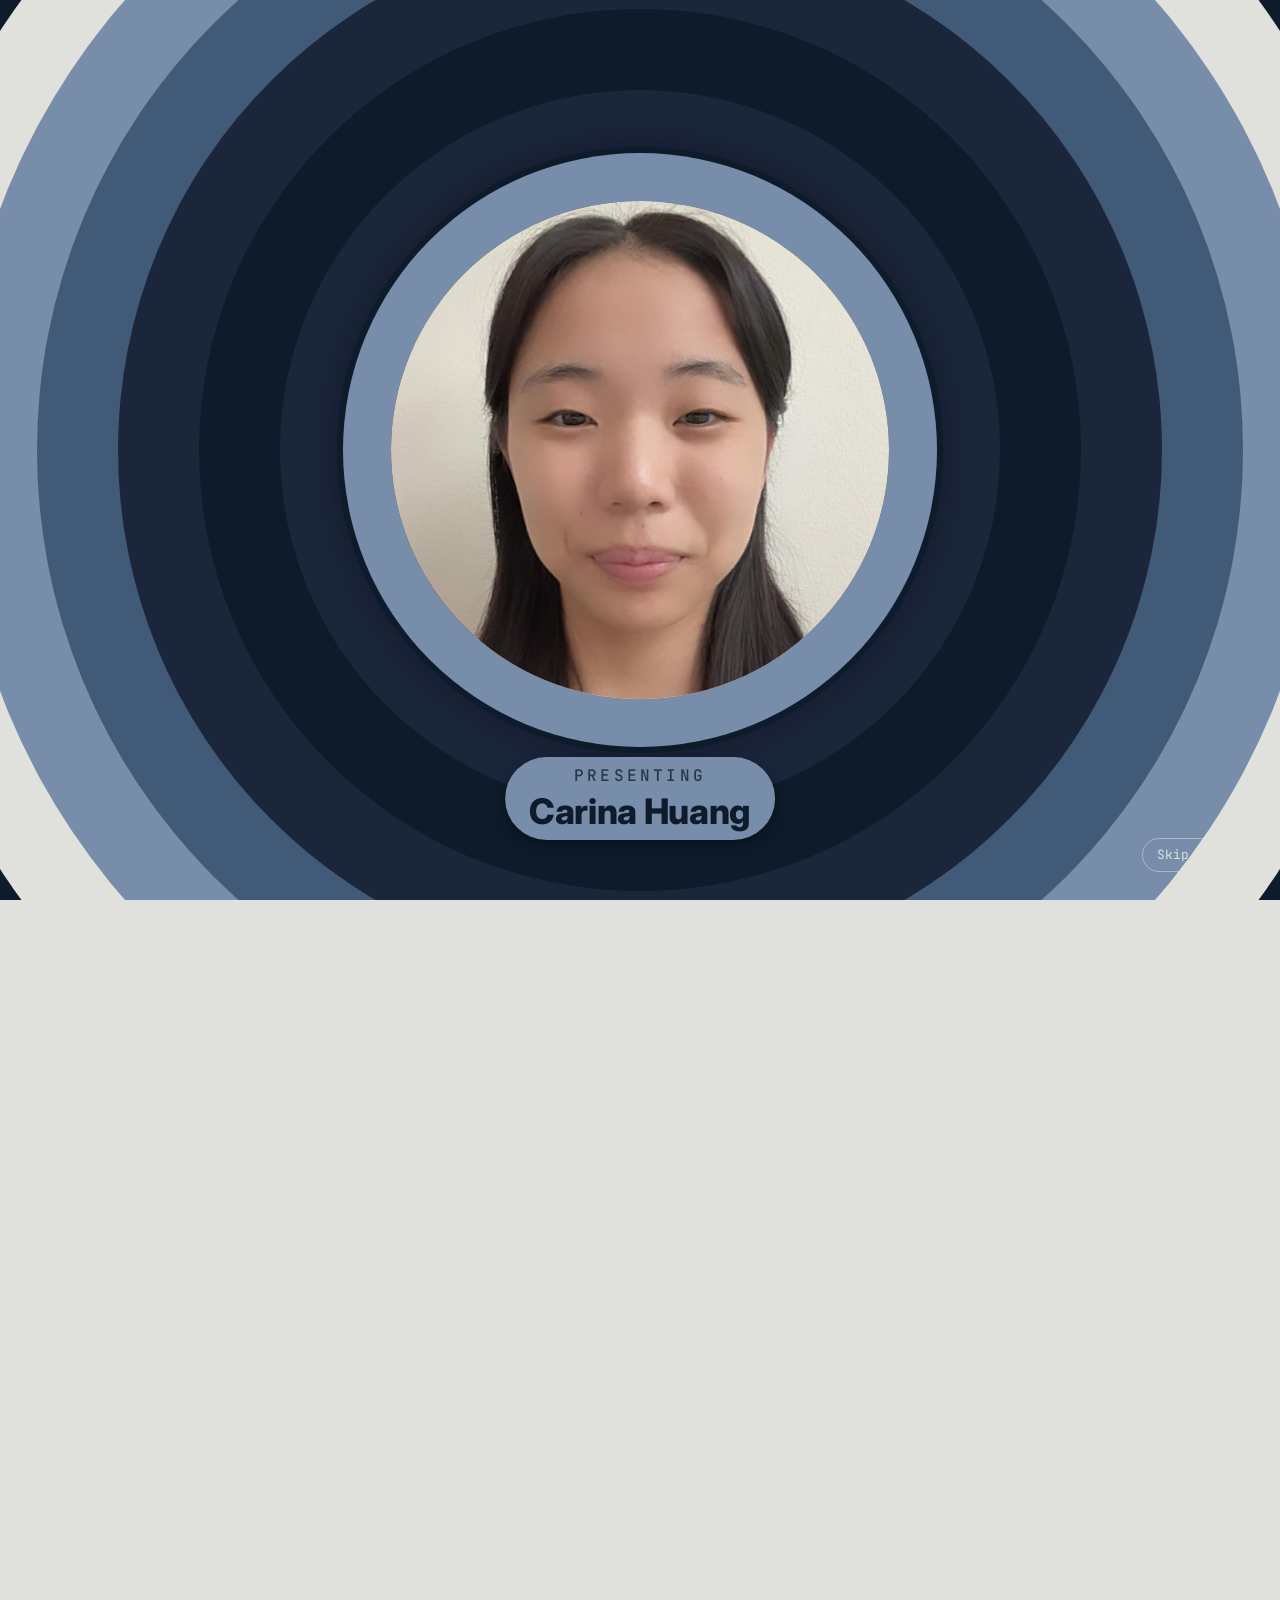
<file: index.html>
<!doctype html>
<html lang="en">
<head>
  <meta charset="UTF-8" />
  <meta name="viewport" content="width=device-width, initial-scale=1.0" />
  <title>Carina Huang - Portfolio</title>
  <meta name="description" content="Personal site of Your Name." />

  <!-- Display (intro banner only): Bungee · Body & site headings: Inter · Utility: JetBrains Mono -->
  <link rel="preconnect" href="https://fonts.googleapis.com" />
  <link rel="preconnect" href="https://fonts.gstatic.com" crossorigin />
  <link
    href="https://fonts.googleapis.com/css2?family=Bungee&family=Inter:wght@400;500;600;700;800&family=JetBrains+Mono:wght@400;500&display=swap"
    rel="stylesheet"
  />

  <link rel="stylesheet" href="style.css" />
</head>
<body>

  <!-- ============================================================
       INTRO: concentric "bullseye" rings converge on a center
       circle, your photo appears inside it, then the whole thing
       irises open into the site underneath.
       ============================================================ -->
  <div id="intro" class="intro" role="presentation">
    <div class="zoom-stage">
      <div class="rings" aria-hidden="true">
        <span class="ring ring--extra-8"></span>
        <span class="ring ring--extra-7"></span>
        <span class="ring ring--extra-6"></span>
        <span class="ring ring--extra-5"></span>
        <span class="ring ring--extra-4"></span>
        <span class="ring ring--extra-3"></span>
        <span class="ring ring--extra-2"></span>
        <span class="ring ring--extra-1"></span>
        <span class="ring ring--6"></span>
        <span class="ring ring--5"></span>
        <span class="ring ring--4"></span>
        <span class="ring ring--3"></span>
        <span class="ring ring--2"></span>
        <span class="ring ring--1"></span>

        <span class="ring ring--center">
          <span class="face-frame">
            <!-- Replace src with your own photo (square image works best).
                 If it fails to load, a placeholder silhouette shows instead. -->
            <img
              class="face-photo"
              src="images/photocard.jpg"
              alt="Portrait of Carina Huang"
              onerror="this.style.display='none'"
            />
          </span>
        </span>

        <div class="intro-banner">
          <p class="intro-eyebrow">Presenting</p>
          <h1 class="intro-name">Carina&nbsp;Huang</h1>
        </div>
      </div>
    </div>

    <button type="button" id="skipIntro" class="intro-skip">Skip intro</button>
  </div>

  <!-- ============================================================
       SITE: swap in your real content below.
       ============================================================ -->
  <main id="site" class="site" inert>

    <div class="header-wrap">
      <div class="starfield" aria-hidden="true"></div>

      <header class="nav">
        <span class="nav-mark">CH</span>
        <nav aria-label="Primary">
          <a href="#about">About</a>
          <a href="#projects">Projects</a>
          <a href="#skills">Skills</a>
          <a href="#hobbies">Hobbies</a>
          <a href="#links">Links</a>
        </nav>
      </header>

      <section class="hero">
        <p class="hero-eyebrow">Hi, I'm</p>
        <h1 class="hero-name">Carina Huang</h1>
        <p class="hero-tagline">Software developer by profession, badminton player by passion</p>
      </section>
    </div>

    <section id="projects" class="projects">
      <h2 class="section-title">Projects</h2>
      <div class="projects-layout">
        <div class="projects-copy">
          <div class="project-copy-panel is-active" data-project-copy="1">
            <p class="placeholder-kicker">Featured project</p>
            <h3>Pantry Expiration Tracker</h3>
            <p>
              Pantry Expiration Tracker is a fridge-inspired dashboard that helps users manage food inventory and cook ingredients
              before they expire. Its recipe backend searches TheMealDB using selected ingredients, then locally ranks results to
              prioritize food that should be used soon. The top three recipes include match percentages, missing-ingredient labels,
              and use-soon explanations, helping reduce food waste one delicious meal at a time.
            </p>
            <div class="project-skills" aria-label="Pantry Expiration Tracker technologies and tools">
              <span>React</span>
              <span>TypeScript</span>
              <span>Next.js</span>
              <span>Tailwind CSS</span>
              <span>Vercel</span>
              <span>TheMealDB</span>
            </div>
          </div>
          <div class="project-copy-panel" data-project-copy="2" hidden>
            <p class="placeholder-kicker">Featured project</p>
            <h3>YogaFlow</h3>
            <p>
              YogaFlow is an interactive yoga app prototype that uses real-time body tracking to guide users through a session.
              Its interface and visual theme adapt to the time of day, while pose tracking compares a user's position to a
              reference and provides live match feedback. Easy, Medium, and Hard modes lead into a guided meditation cooldown,
              turning each session into a small reset for both body and mind.
            </p>
            <div class="project-skills" aria-label="YogaFlow technologies and tools">
              <span>MediaPipe</span>
              <span>Python</span>
              <span>React</span>
              <span>TypeScript</span>
              <span>Next.js</span>
              <span>Node.js</span>
              <span>Tailwind CSS</span>
              <span>v0</span>
            </div>
          </div>
        </div>

        <div class="project-slideshow" aria-label="Projects slideshow">
          <div class="project-slides" aria-live="polite">
            <div class="project-slide project-slide--image is-active" data-project-slide="1">
              <div class="project-media">
                <img class="project-thumbnail" src="images/pantry-thumbnail.png" alt="Pantry Expiration Tracker project" />
                <a
                  class="project-slide-caption"
                  href="https://pantry-expiration-tracker.vercel.app/"
                  target="_blank"
                  rel="noopener noreferrer"
                >Open Pantry Tracker ↗</a>
              </div>
            </div>
            <div class="project-slide project-slide--image" data-project-slide="2">
              <div class="project-media">
                <img class="project-thumbnail" src="images/yogaflow-thumbnail.png" alt="YogaFlow guided yoga pose helper project" />
                <button type="button" class="project-video-trigger" data-youtube-id="fam5B4XaLqo">
                  ▶ YogaFlow demo video
                </button>
                <a
                  class="project-slide-caption"
                  href="https://v0-yoga-pose-helper-app.vercel.app/"
                  target="_blank"
                  rel="noopener noreferrer"
                >Open YogaFlow ↗</a>
              </div>
            </div>
          </div>
          <div class="project-placeholder-dots" aria-label="Choose a project">
            <button type="button" class="project-dot is-active" data-project-slide-to="1" aria-label="Show Pantry Expiration Tracker project" aria-current="true"></button>
            <button type="button" class="project-dot" data-project-slide-to="2" aria-label="Show YogaFlow project"></button>
          </div>
          <p class="slide-hint project-slide-hint">
            <span class="slide-hint-arrow" aria-hidden="true">↗</span>
            Click on the slide to see more projects!
          </p>
        </div>
      </div>
    </section>

    <section id="about" class="about">
      <h2 class="section-title">About</h2>
      <div class="about-layout">
        <div class="about-copy">
          <p>
            My name is Carina Huang, I was born and raised in California to immigrant parents whose hard work and sacrifice
            continue to drive everything I do. Following in the footsteps of my two older sisters, I'm determined to make
            their efforts worth it.
          </p>
          <p>
            I'm drawn to computer science for the problem solving and the satisfaction of bringing projects to reality. 
            Nothing feels better than the moment code finally clicks after hours of debugging, and that sense of accomplishment 
            keeps me motivated. The hurdles along the way have taught me patience and resilience alongside technical skills, and 
            I'm always looking for new hands-on experience, connections, and opportunities to keep growing.
          </p>
        </div>

        <div class="slideshow" aria-label="About me photo slideshow">
          <img
            class="slide-clip slide-clip--graduation"
            src="images/graduation-cap.png"
            alt=""
            aria-hidden="true"
          />
          <img
            class="slide-clip slide-clip--badminton"
            src="images/badminton-clip.png"
            alt=""
            aria-hidden="true"
            hidden
          />
          <img
            class="slide-clip slide-clip--heart"
            src="images/heart-clip.png"
            alt=""
            aria-hidden="true"
            hidden
          />
          <img
            class="slide-clip slide-clip--travel"
            src="images/cruise-clip.png"
            alt=""
            aria-hidden="true"
            hidden
          />
          <div class="slides" aria-live="polite">
            <!-- Replace each placeholder with an image when you are ready, for example:
                 <img src="images/your-photo.jpg" alt="Description of the photo" /> -->
            <div class="slide is-active" data-slide="1">
            <img src="images/friends.jpg" alt="Highschool friends!">
            </div>
            <div class="slide" data-slide="2">
              <img src="images/badminton-photo.png" alt="Carina and her badminton teammates at a tournament" />
            </div>
            <div class="slide" data-slide="3">
              <img src="images/family-photo.png" alt="Carina with her family at a dinner gathering" />
            </div>
            <div class="slide" data-slide="4">
              <img src="images/cruise-photo.png" alt="Friends enjoying a cruise vacation" />
            </div>
          </div>
          <div class="slide-dots" aria-label="Choose a slide">
            <button type="button" class="slide-dot is-active" data-slide-to="1" aria-label="Show slide 1" aria-current="true"></button>
            <button type="button" class="slide-dot" data-slide-to="2" aria-label="Show slide 2"></button>
            <button type="button" class="slide-dot" data-slide-to="3" aria-label="Show slide 3"></button>
            <button type="button" class="slide-dot" data-slide-to="4" aria-label="Show slide 4"></button>
          </div>
          <p class="slide-hint">
            <span class="slide-hint-arrow" aria-hidden="true">↗</span>
            Click on the slide to see more!
          </p>
        </div>
      </div>
    </section>

    <section id="skills" class="skills">
      <h2 class="section-title">Technical Skills</h2>
      <div class="card-grid">
        <article class="card">
          <h3>Programming</h3>
          <p>Python, Java, JavaScript C, HTML, CSS</p>
        </article>
        <article class="card">
          <h3>Frameworks &amp; Tools</h3>
          <p> Microsoft 365, VS Code, Git, GitHub, Figma</p>
        </article>
        <article class="card">
          <h3>Technical</h3>
          <p>UI/UX, Systems Programming (Command Prompt), Data Structures and Algorithms, AI-assisted development</p>
        </article>
      </div>
    </section>

    <section id="hobbies" class="hobbies">
      <h2 class="section-title">Hobbies</h2>
      <div class="card-grid">
        <article class="card">
          <h3>Badminton</h3>
          <p>12+ years on the court; once ranked nationally, still love the game</p>
        </article>
        <article class="card">
          <h3>Fitness</h3>
          <p>Lifting, sweating, and slowly becoming the strongest version of myself</p>
        </article>
        <article class="card">
          <h3>Video Games</h3>
          <p>My go-to way to unwind and stay connected with friends</p>
        </article>
        <article class="card">
          <h3>Food</h3>
          <p>Always down to try the spot with the line out the door</p>
        </article>
      </div>
    </section>

    <section id="links" class="links">
      <h2 class="section-title">Links</h2>
      <div class="contact-links">
        <a href="links/Carina Huang Resume.pdf" target="_blank" rel="noopener noreferrer">Resume</a>
        <a href="https://www.linkedin.com/in/carina-huang-32978a382/" target="_blank" rel="noopener noreferrer">LinkedIn</a>
        <a href="https://github.com/carinajhh" target="_blank" rel="noopener noreferrer">GitHub</a>
        <a href="mailto:carinahuang06@gmail.com">carinahuang06@gmail.com</a>
      </div>
    </section>

    <footer class="site-footer">
      <span>&copy; 2026 Carina Huang</span>
      <button type="button" id="replayIntro" class="replay-btn">Watch the intro again</button>
    </footer>

  </main>

  <script src="script.js"></script>
</body>
</html>
</file>
<file: style.css>
/* =================================================================
   TOKENS
   ================================================================= */
:root {
  /* palette 1 — ink black to alabaster grey */
  --paper: #e0e1dd;
  --ink: #0d1b2a;
  --navy: #1b263b;
  --cream-ring: #e0e1dd;
  --marquee-red: #415a77;
  --gold: #778da9;
  --gold-bright: #778da9;
  --teal: #415a77;
  --teal-dim: #1b263b;

  /* type */
  --font-display: "Bungee", system-ui, sans-serif;
  --font-body: "Inter", system-ui, -apple-system, sans-serif;
  --font-mono: "JetBrains Mono", ui-monospace, monospace;

  /* motion */
  --ease-pop: cubic-bezier(0.22, 1.4, 0.36, 1);
  --ease-smooth: cubic-bezier(0.65, 0, 0.35, 1);
  --ease-zoom: cubic-bezier(0.13, 0.7, 0.1, 1);

  /* intro sizing */
  --rings-box: 98vmin;
  --photo-size: clamp(360px, 66vmin, 640px);
}

* {
  box-sizing: border-box;
}

html {
  scroll-behavior: smooth;
}

body {
  margin: 0;
  background: var(--paper);
  color: var(--ink);
  font-family: var(--font-body);
}

a {
  color: var(--teal);
}

a:focus-visible,
button:focus-visible {
  outline: 3px solid var(--gold-bright);
  outline-offset: 3px;
}

/* =================================================================
   INTRO — concentric rings converge, then iris-wipe into the site
   ================================================================= */
.intro {
  position: fixed;
  inset: 0;
  z-index: 100;
  display: flex;
  align-items: center;
  justify-content: center;
  background: var(--ink);
  overflow: hidden;
}

.rings {
  position: relative;
  width: var(--rings-box);
  height: var(--rings-box);
  display: flex;
  align-items: center;
  justify-content: center;
}

.ring {
  position: absolute;
  border-radius: 50%;
}

/* six rings, largest to smallest, cycling through all five palette
   colors rather than alternating just two. Sized in vmin (not vmax)
   so the outer ring always stays fully inscribed in the viewport,
   on any aspect ratio. */
.ring--6 { width: var(--rings-box); height: var(--rings-box); background: var(--ink); }
.ring--5 { width: 80vmin; height: 80vmin; background: var(--navy); }
.ring--4 { width: 62vmin; height: 62vmin; background: var(--marquee-red); }
.ring--3 { width: 44vmin; height: 44vmin; background: var(--gold); }
.ring--2 { width: 27vmin; height: 27vmin; background: var(--paper); }
.ring--1 { width: 15vmin; height: 15vmin; background: var(--ink); }

/* extra rings, growing outward beyond ring--6 — hidden until the
   main zoom lands, then pop in one after another moving further and
   further out until they reach the edges of the screen, each with
   the bouncy overshoot from the original design */
.ring--extra-1 { width: 116vmin; height: 116vmin; background: var(--navy); }
.ring--extra-2 { width: 134vmin; height: 134vmin; background: var(--marquee-red); }
.ring--extra-3 { width: 152vmin; height: 152vmin; background: var(--gold); }
.ring--extra-4 { width: 170vmin; height: 170vmin; background: var(--paper); }
.ring--extra-5 { width: 188vmin; height: 188vmin; background: var(--ink); }
.ring--extra-6 { width: 206vmin; height: 206vmin; background: var(--navy); }
.ring--extra-7 { width: 224vmin; height: 224vmin; background: var(--marquee-red); }
.ring--extra-8 { width: 242vmin; height: 242vmin; background: var(--gold); }

.ring--extra-1,
.ring--extra-2,
.ring--extra-3,
.ring--extra-4,
.ring--extra-5,
.ring--extra-6,
.ring--extra-7,
.ring--extra-8 {
  transform: scale(0);
  opacity: 0;
}

.intro.is-playing .ring--extra-1 { animation: ring-pop 0.5s var(--ease-pop) forwards; animation-delay: 1.2s; }
.intro.is-playing .ring--extra-2 { animation: ring-pop 0.5s var(--ease-pop) forwards; animation-delay: 1.35s; }
.intro.is-playing .ring--extra-3 { animation: ring-pop 0.5s var(--ease-pop) forwards; animation-delay: 1.5s; }
.intro.is-playing .ring--extra-4 { animation: ring-pop 0.5s var(--ease-pop) forwards; animation-delay: 1.65s; }
.intro.is-playing .ring--extra-5 { animation: ring-pop 0.5s var(--ease-pop) forwards; animation-delay: 1.8s; }
.intro.is-playing .ring--extra-6 { animation: ring-pop 0.5s var(--ease-pop) forwards; animation-delay: 1.95s; }
.intro.is-playing .ring--extra-7 { animation: ring-pop 0.5s var(--ease-pop) forwards; animation-delay: 2.1s; }
.intro.is-playing .ring--extra-8 { animation: ring-pop 0.5s var(--ease-pop) forwards; animation-delay: 2.25s; }

@keyframes ring-pop {
  0%   { transform: scale(0);    opacity: 0; }
  60%  { transform: scale(1.06); opacity: 1; }
  100% { transform: scale(1);    opacity: 1; }
}

.ring--center {
  width: var(--photo-size);
  height: var(--photo-size);
  background: var(--gold);
  display: flex;
  align-items: center;
  justify-content: center;
  box-shadow: 0 0 0 6px var(--ink), 0 0 40px rgba(0, 0, 0, 0.4);
}

.face-frame {
  width: 84%;
  height: 84%;
  border-radius: 50%;
  overflow: hidden;
  background: var(--navy);
  display: flex;
  align-items: center;
  justify-content: center;
  /* fallback silhouette, shown if the photo fails to load */
  background-image: radial-gradient(circle at 50% 38%, var(--paper) 0 15%, transparent 16%),
    radial-gradient(ellipse 34% 22% at 50% 92%, var(--paper) 0 100%, transparent 100%);
  background-repeat: no-repeat;
}

.face-photo {
  width: 100%;
  height: 100%;
  object-fit: cover;
  object-position: 50% 0%;
}

/* the whole stage — rings, photo, and text — zooms in together as
   one rigid unit, like the Warner Bros. shield: it grows slowly at
   first, then rushes toward the viewer with accelerating speed, and
   comes to a clean, decisive stop — no bounce, no overshoot. */
.zoom-stage {
  position: relative;
  z-index: 1;
  transform: scale(0.01);
  opacity: 0;
}

.intro.is-playing .zoom-stage {
  animation: stage-zoom 1.2s linear forwards;
}

@keyframes stage-zoom {
  0%   { transform: scale(0.01); opacity: 0; }
  8%   { opacity: 1; }
  45%  { transform: scale(0.06); }
  70%  { transform: scale(0.22); }
  85%  { transform: scale(0.55); }
  95%  { transform: scale(0.92); }
  100% { transform: scale(1); opacity: 1; }
}

.intro-banner {
  position: absolute;
  top: calc(50% + (var(--photo-size) / 2) + 0.6rem);
  left: 50%;
  transform: translateX(-50%);
  z-index: 2;
  text-align: center;
  white-space: nowrap;
  background: var(--gold);
  padding: 0.55em 1.5em;
  border-radius: 999px;
  box-shadow: 0 4px 14px rgba(0, 0, 0, 0.35);
}

.intro-eyebrow {
  margin: 0 0 0.2em;
  font-family: var(--font-mono);
  font-weight: 500;
  font-size: 1rem;
  letter-spacing: 0.2em;
  text-transform: uppercase;
  color: var(--ink);
  opacity: 0.75;
}

.intro-name {
  margin: 0;
  font-family: var(--font-body);
  font-weight: 800;
  font-size: clamp(1.3rem, 3.8vw, 2.2rem);
  color: var(--ink);
  letter-spacing: -0.01em;
}

.intro-skip {
  position: absolute;
  bottom: 1.75rem;
  right: 1.75rem;
  z-index: 3;
  padding: 0.6em 1.1em;
  background: transparent;
  border: 1px solid rgba(224, 225, 221, 0.5);
  border-radius: 999px;
  color: var(--paper);
  font-family: var(--font-mono);
  font-size: 0.8rem;
  cursor: pointer;
}

.intro-skip:hover {
  border-color: var(--paper);
}

/* the exit: whole intro stage scales up and fades, revealing the
   iris-wiped site beneath it */
.intro.is-exiting {
  animation: intro-exit 0.7s var(--ease-smooth) forwards;
  pointer-events: none;
}

@keyframes intro-exit {
  0%   { opacity: 1; transform: scale(1); }
  100% { opacity: 0; transform: scale(1.15); }
}

.intro.is-done {
  display: none;
}

/* =================================================================
   SITE — revealed via circular clip-path in sync with the intro exit
   ================================================================= */
.site {
  position: relative;
  z-index: 1;
  clip-path: circle(0% at 50% 50%);
}

.site.is-revealed {
  clip-path: circle(150% at 50% 50%);
  transition: clip-path 0.9s var(--ease-smooth);
}

.header-wrap {
  position: relative;
  overflow: hidden;
  display: flex;
  flex-direction: column;
}

.nav {
  display: flex;
  align-items: center;
  justify-content: space-between;
  padding: 1.5rem clamp(1.25rem, 5vw, 4rem);
}

.nav-mark {
  font-family: var(--font-display);
  font-size: 1rem;
  color: var(--navy);
}

.nav nav {
  display: flex;
  gap: 1.75rem;
}

.nav a {
  color: var(--ink);
  text-decoration: none;
  font-family: var(--font-mono);
  font-size: 0.85rem;
  letter-spacing: 0.04em;
}

.nav a:hover {
  color: var(--teal);
  text-decoration: underline;
}

.hero {
  flex: 1;
  display: flex;
  flex-direction: column;
  justify-content: center;
  padding: 2rem clamp(1.25rem, 5vw, 4rem) 4rem;
  max-width: 46rem;
}

.hero-eyebrow {
  margin: 0 0 0.25em;
  font-family: var(--font-mono);
  font-size: 0.85rem;
  letter-spacing: 0.25em;
  text-transform: uppercase;
  color: var(--teal);
}

.hero-name {
  margin: 0 0 0.3em;
  font-family: var(--font-body);
  font-weight: 800;
  letter-spacing: -0.02em;
  font-size: clamp(2.2rem, 7vw, 4rem);
  line-height: 1.05;
  color: var(--ink);
}

.hero-tagline {
  margin: 0;
  font-size: 1.15rem;
  color: var(--ink);
  opacity: 0.85;
  border-left: 3px solid var(--gold);
  padding-left: 0.85rem;
}

.section-title {
  font-family: var(--font-body);
  font-weight: 700;
  letter-spacing: -0.01em;
  font-size: 1.4rem;
  margin: 0 0 1.25rem;
}

.links .section-title { color: var(--navy); }
.skills .section-title { color: var(--marquee-red); }
.about .section-title { color: var(--gold); }
.hobbies .section-title { color: var(--navy); }
.projects .section-title { color: var(--teal); }

.links,
.skills,
.about,
.hobbies,
.projects {
  padding: 3rem clamp(1.25rem, 5vw, 4rem);
  border-top: 1px solid rgba(13, 27, 42, 0.1);
}

.about {
  padding-top: 2rem;
  padding-bottom: 1.5rem;
}

.card-grid {
  display: grid;
  grid-template-columns: repeat(auto-fit, minmax(220px, 1fr));
  gap: 1.25rem;
}

.card {
  padding: 1.5rem;
  background: var(--paper);
  border: 1px solid rgba(13, 27, 42, 0.1);
  border-top: 3px solid var(--navy);
  border-radius: 0.5rem;
}

.card:nth-child(2) { border-top-color: var(--marquee-red); }
.card:nth-child(3) { border-top-color: var(--gold); }

.card h3 {
  margin: 0 0 0.5em;
  font-family: var(--font-body);
  font-weight: 600;
}

.card p {
  margin: 0;
  font-size: 0.95rem;
  opacity: 0.8;
}

.about p {
  max-width: 42rem;
  font-size: 1.05rem;
  line-height: 1.6;
}

.about-layout {
  display: grid;
  grid-template-columns: minmax(0, 1.1fr) minmax(280px, 0.9fr);
  align-items: center;
  gap: clamp(2rem, 6vw, 5rem);
}

.about-copy p:first-child {
  margin-top: 0;
}

.about-copy p:last-child {
  margin-bottom: 0;
}

.about-copy {
  transform: translateY(-1.25rem);
}

.projects-layout {
  display: grid;
  grid-template-columns: minmax(0, 0.9fr) minmax(280px, 1.1fr);
  align-items: center;
  gap: clamp(2rem, 6vw, 5rem);
}

.projects-copy {
  max-width: 34rem;
}

.project-copy-panel[hidden] {
  display: none;
}

.placeholder-kicker {
  margin: 0 0 0.5rem;
  color: var(--teal);
  font-family: var(--font-mono);
  font-size: 0.8rem;
  letter-spacing: 0.12em;
  text-transform: uppercase;
}

.projects-copy h3 {
  margin: 0 0 0.65rem;
  font-size: clamp(1.5rem, 3vw, 2.2rem);
}

.project-copy-panel > p:not(.placeholder-kicker) {
  margin: 0;
  font-size: 1.05rem;
  line-height: 1.6;
}

.project-skills {
  display: flex;
  flex-wrap: wrap;
  gap: 0.5rem;
  margin-top: 1.25rem;
}

.project-skills span {
  padding: 0.4rem 0.7rem;
  border: 1px solid rgba(65, 90, 119, 0.3);
  border-radius: 999px;
  background: rgba(119, 141, 169, 0.14);
  color: var(--navy);
  font-family: var(--font-mono);
  font-size: 0.7rem;
  line-height: 1;
}

.project-slideshow {
  min-width: 0;
  width: 92%;
  justify-self: end;
}

.project-slides {
  position: relative;
  aspect-ratio: 16 / 9;
  overflow: hidden;
  border: 1px solid rgba(13, 27, 42, 0.16);
  border-radius: 0.5rem;
  background: rgba(119, 141, 169, 0.12);
  box-shadow: 0.65rem 0.65rem 0 var(--gold);
}

.project-slide {
  position: absolute;
  inset: 0;
  display: flex;
  align-items: center;
  justify-content: center;
  flex-direction: column;
  gap: 0.75rem;
  padding: 2rem;
  color: var(--navy);
  text-align: center;
  opacity: 0;
  transform: translateX(8%);
  transition: opacity 0.35s ease, transform 0.35s ease;
  pointer-events: none;
}

.project-slide.is-active {
  opacity: 1;
  transform: translateX(0);
  pointer-events: auto;
}

.project-slide--image {
  padding: 0;
  background: var(--paper);
}

.project-media {
  position: relative;
  width: 100%;
  height: 100%;
}

.project-thumbnail,
.project-video-frame {
  width: 100%;
  height: 100%;
  object-fit: cover;
}

.project-video-frame {
  display: block;
  border: 0;
}

.project-video-controls {
  position: absolute;
  right: 1rem;
  bottom: 1rem;
  left: 1rem;
  display: flex;
  justify-content: space-between;
  gap: 0.5rem;
  z-index: 1;
  pointer-events: none;
}

.project-video-controls button {
  padding: 0.5rem 0.7rem;
  border: 0;
  border-radius: 999px;
  background: rgba(13, 27, 42, 0.82);
  color: var(--paper);
  font-family: var(--font-mono);
  font-size: 0.7rem;
  cursor: pointer;
  pointer-events: auto;
}

.project-video-controls button:hover {
  background: var(--teal-dim);
}

.project-video-local-note {
  display: flex;
  height: 100%;
  align-items: center;
  justify-content: center;
  flex-direction: column;
  gap: 0.8rem;
  padding: 2rem;
  background: var(--navy);
  color: var(--paper);
  text-align: center;
}

.project-video-local-note a {
  color: var(--paper);
}

.project-video-trigger {
  position: absolute;
  bottom: 1rem;
  left: 1rem;
  padding: 0.55rem 0.8rem;
  border: 0;
  border-radius: 999px;
  background: var(--marquee-red);
  color: var(--paper);
  font-family: var(--font-mono);
  font-size: 0.75rem;
  cursor: pointer;
}

.project-video-trigger:hover {
  background: var(--navy);
}

.project-slide-caption {
  position: absolute;
  right: 1rem;
  bottom: 1rem;
  padding: 0.55rem 0.8rem;
  border-radius: 999px;
  background: rgba(13, 27, 42, 0.82);
  color: var(--paper);
  font-family: var(--font-mono);
  font-size: 0.75rem;
  text-decoration: none;
}

.project-slide-caption:hover {
  background: var(--teal-dim);
}

.project-placeholder-label {
  font-family: var(--font-mono);
  font-size: 0.9rem;
  letter-spacing: 0.08em;
  text-transform: uppercase;
}

.project-placeholder-note {
  font-size: 0.9rem;
  opacity: 0.7;
}

.project-placeholder-dots {
  display: flex;
  justify-content: center;
  gap: 0.5rem;
  margin-top: 1rem;
}

.project-dot {
  width: 0.55rem;
  height: 0.55rem;
  padding: 0;
  border: 0;
  cursor: pointer;
  border-radius: 50%;
  background: rgba(13, 27, 42, 0.25);
}

.project-dot.is-active {
  background: var(--marquee-red);
  transform: scale(1.25);
}

.slideshow {
  position: relative;
  min-width: 0;
  width: calc(100% - 1in);
  justify-self: end;
  transform: translateY(-1.25rem);
}

.slide-clip {
  position: absolute;
  z-index: 3;
  top: -3rem;
  left: -3.25rem;
  width: 10rem;
  height: 10rem;
  object-fit: contain;
  transform: rotate(-13deg);
  filter: drop-shadow(0.2rem 0.35rem 0.2rem rgba(13, 27, 42, 0.3));
  pointer-events: none;
}

.slide-clip--badminton {
  top: -4.25rem;
  width: 11rem;
  height: 11rem;
}

.slide-clip--heart {
  top: -2.5rem;
  width: 8.5rem;
  height: 8.5rem;
}

.slide-clip--travel {
  top: -6.5rem;
  left: -5.75rem;
  width: 14rem;
  height: 14rem;
  transform: rotate(-10deg);
}

.slides {
  position: relative;
  aspect-ratio: 4 / 3;
  overflow: hidden;
  background: var(--navy);
  border: 1px solid rgba(13, 27, 42, 0.16);
  border-radius: 0.5rem;
  box-shadow: 0.65rem 0.65rem 0 var(--gold);
}

.slide {
  position: absolute;
  inset: 0;
  display: flex;
  align-items: center;
  justify-content: center;
  padding: 2rem;
  background:
    linear-gradient(135deg, rgba(119, 141, 169, 0.9), rgba(27, 38, 59, 0.9)),
    repeating-linear-gradient(45deg, transparent 0 18px, rgba(224, 225, 221, 0.08) 18px 20px);
  color: var(--paper);
  opacity: 0;
  transform: translateX(8%);
  transition: opacity 0.35s ease, transform 0.35s ease;
  pointer-events: none;
  cursor: pointer;
}

.slide:nth-child(2) { background-color: var(--marquee-red); }
.slide:nth-child(3) { background-color: var(--teal-dim); }
.slide:nth-child(4) { background-color: var(--gold); }
.slide:nth-child(5) { background-color: var(--navy); }

.slide.is-active {
  opacity: 1;
  transform: translateX(0);
  pointer-events: auto;
}

.slide img {
  width: 100%;
  height: 100%;
  object-fit: cover;
}

.placeholder-label {
  border: 1px dashed rgba(224, 225, 221, 0.65);
  padding: 0.75rem 1rem;
  font-family: var(--font-mono);
  font-size: 0.8rem;
  letter-spacing: 0.08em;
  text-transform: uppercase;
}

.slide-dots {
  display: flex;
  justify-content: center;
  gap: 0.5rem;
  margin-top: 1rem;
}

.slide-dot {
  cursor: pointer;
}

.slide-dot {
  width: 0.55rem;
  height: 0.55rem;
  padding: 0;
  border: 0;
  border-radius: 50%;
  background: rgba(13, 27, 42, 0.28);
}

.slide-dot.is-active {
  background: var(--marquee-red);
  transform: scale(1.25);
}

.slide-hint {
  display: flex;
  align-items: center;
  justify-content: center;
  gap: 0.45rem;
  margin: 0.8rem 0 0;
  color: var(--teal-dim);
  font-family: var(--font-mono);
  font-size: 0.72rem;
  letter-spacing: 0.03em;
  text-align: center;
}

.slide-hint-arrow {
  display: inline-block;
  color: var(--marquee-red);
  font-size: 1.6rem;
  animation: hint-nudge 1.4s ease-in-out infinite;
}

.project-slide-hint {
  font-size: 1rem;
}

.project-slide-hint .slide-hint-arrow {
  font-size: 1.8rem;
}

@keyframes hint-nudge {
  0%, 100% { transform: translate(0, 0); }
  50% { transform: translate(0.18rem, -0.18rem); }
}

.contact-links {
  display: flex;
  flex-wrap: wrap;
  gap: 1.5rem;
  font-family: var(--font-mono);
  font-size: 0.95rem;
}

.site-footer {
  display: flex;
  align-items: center;
  justify-content: space-between;
  padding: 1.5rem clamp(1.25rem, 5vw, 4rem) 2.5rem;
  font-family: var(--font-mono);
  font-size: 0.8rem;
  opacity: 0.7;
}

/* subtle twinkling accent behind the header/hero area only —
   absolutely positioned within .header-wrap (not fixed to the
   viewport), so it stays confined to that section and scrolls away
   with it, rather than following the rest of the page */
.starfield {
  position: absolute;
  inset: 0;
  pointer-events: none;
  overflow: hidden;
  z-index: -1;
  -webkit-mask-image: linear-gradient(
    to bottom,
    transparent 0%,
    black 8%,
    black 88%,
    transparent 100%
  );
  mask-image: linear-gradient(
    to bottom,
    transparent 0%,
    black 8%,
    black 88%,
    transparent 100%
  );
}

.star {
  position: absolute;
  clip-path: polygon(
    50% 0%, 63% 38%, 100% 50%, 63% 62%,
    50% 100%, 38% 62%, 0% 50%, 38% 38%
  );
  animation: twinkle 3.4s ease-in-out infinite;
}

@keyframes twinkle {
  0%, 100% { opacity: 0.12; transform: scale(0.75); }
  50%      { opacity: 0.85; transform: scale(1.15); }
}

@media (prefers-reduced-motion: reduce) {
  .star {
    animation: none;
    opacity: 0.35;
  }

  .slide-hint-arrow {
    animation: none;
  }
}

.replay-btn {
  background: none;
  border: 1px solid rgba(13, 27, 42, 0.3);
  border-radius: 999px;
  padding: 0.5em 1em;
  font-family: var(--font-mono);
  font-size: 0.75rem;
  cursor: pointer;
  color: var(--ink);
}

.replay-btn:hover {
  border-color: var(--teal);
  color: var(--teal);
}

/* =================================================================
   MOTION-REDUCED / SMALL SCREENS
   ================================================================= */
@media (prefers-reduced-motion: reduce) {
  .intro,
  .zoom-stage,
  .site {
    animation: none !important;
    transition: none !important;
  }

  .zoom-stage {
    transform: scale(1);
    opacity: 1;
  }
}

@media (max-width: 480px) {
  .intro-skip {
    bottom: 1rem;
    right: 1rem;
  }
}

@media (max-width: 760px) {
  .about-layout {
    grid-template-columns: 1fr;
    gap: 2.5rem;
  }

  .projects-layout {
    grid-template-columns: 1fr;
    gap: 2rem;
  }

  .project-slideshow {
    width: 100%;
  }

  .slideshow {
    width: 100%;
    max-width: 34rem;
    transform: translateY(-0.5rem);
  }

  .slide-clip {
    top: -2rem;
    left: -2rem;
    width: 8rem;
    height: 8rem;
  }

  .slide-clip--badminton {
    top: -2.75rem;
    width: 9rem;
    height: 9rem;
  }

  .slide-clip--heart {
    top: -1.75rem;
    width: 7rem;
    height: 7rem;
  }

  .slide-clip--travel {
    top: -4.5rem;
    left: -4.25rem;
    width: 11rem;
    height: 11rem;
  }

  .about-copy {
    transform: translateY(-0.5rem);
  }
}
</file>
